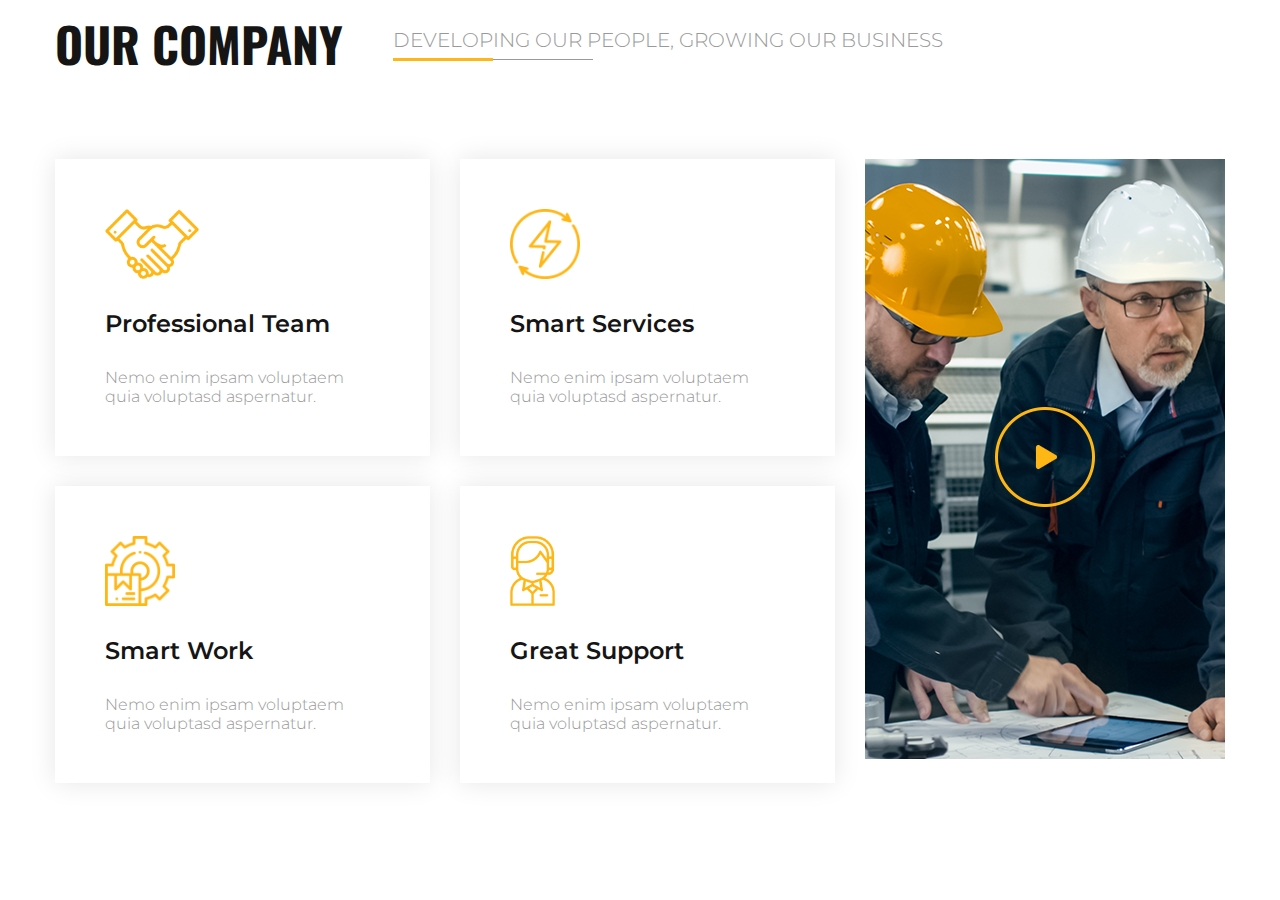
<file: company/index.html>
<!DOCTYPE html>
<html lang="en">
  <head>
    <meta charset="UTF-8" />
    <meta http-equiv="X-UA-Compatible" content="IE=edge" />
    <meta name="viewport" content="width=device-width, initial-scale=1.0" />
    <title>Document</title>
    <style>
      @import url("https://fonts.googleapis.com/css2?family=Montserrat:wght@300;600&family=Oswald:wght@700&display=swap");
      .company {
        display: -webkit-box;
        display: -ms-flexbox;
        display: flex;
        -webkit-box-orient: vertical;
        -webkit-box-direction: normal;
        -ms-flex-direction: column;
        flex-direction: column;
        gap: 80px;
        width: 1170px;
        margin: 0 auto;
      }

      .company .company-heading {
        display: -webkit-box;
        display: -ms-flexbox;
        display: flex;
        -webkit-box-align: center;
        -ms-flex-align: center;
        align-items: center;
        gap: 50px;
      }

      .company .company-heading .company-title {
        font-family: "Oswald", sans-serif;
        font-size: 48px;
        font-weight: 700;
        color: #151515;
        text-transform: uppercase;
        margin: 0;
      }

      .company .company-heading .company-subtitle {
        position: relative;
        font-family: "Montserrat", sans-serif;
        font-size: 20px;
        font-weight: 300;
        color: #999999;
        text-transform: uppercase;
        padding-bottom: 8px;
      }

      .company .company-heading .company-subtitle::before {
        position: absolute;
        left: 0;
        bottom: 0;
        content: "";
        height: 1px;
        width: 200px;
        background-color: #999999;
      }

      .company .company-heading .company-subtitle::after {
        position: absolute;
        left: 0;
        bottom: -1.5px;
        content: "";
        height: 3px;
        width: 100px;
        background-color: #ffb716;
      }

      .company .company-body {
        display: -webkit-box;
        display: -ms-flexbox;
        display: flex;
        gap: 30px;
      }

      .company .company-body .company-list {
        display: -ms-grid;
        display: grid;
        -ms-grid-columns: 1fr 1fr;
        grid-template-columns: 1fr 1fr;
        grid-gap: 30px;
      }

      .company .company-body .company-list .company-item {
        display: -webkit-box;
        display: -ms-flexbox;
        display: flex;
        -webkit-box-align: start;
        -ms-flex-align: start;
        align-items: flex-start;
        -webkit-box-orient: vertical;
        -webkit-box-direction: normal;
        -ms-flex-direction: column;
        flex-direction: column;
        gap: 30px;
        padding: 50px;
        -webkit-box-shadow: 0 0 25px rgba(0, 0, 0, 0.1);
        box-shadow: 0 0 25px rgba(0, 0, 0, 0.1);
        text-decoration: none;
      }

      .company .company-body .company-list .company-item .company-img {
        max-height: 70px;
      }

      .company .company-body .company-list .company-item .company-slogan {
        margin: 0;
        font-family: "Montserrat", sans-serif;
        font-size: 24px;
        font-weight: 600;
        color: #151515;
        text-transform: capitalize;
        -webkit-transition: all 1s;
        transition: all 1s;
      }

      .company .company-body .company-list .company-item .company-description {
        margin: 0;
        font-family: "Montserrat", sans-serif;
        font-size: 16px;
        font-weight: 300;
        color: #999999;
      }

      .company .company-body .company-list .company-item:hover .company-slogan {
        color: #ffb716;
      }

      .company .company-body .company-video {
        display: -webkit-box;
        display: -ms-flexbox;
        display: flex;
        max-width: 360px;
        max-height: 600px;
        position: relative;
      }

      .company .company-body .company-video .video-img {
        -o-object-fit: cover;
        object-fit: cover;
      }

      .company .company-body .company-video .video-play {
        position: absolute;
        top: 50%;
        left: 50%;
        -webkit-transform: translate(-50%, -50%);
        transform: translate(-50%, -50%);
      }

      .company .company-body .company-video .video-play .play-img {
        -webkit-transition: all 0.5s;
        transition: all 0.5s;
      }

      .company .company-body .company-video .video-play:hover .play-img {
        -webkit-transform: scale(1.1);
        transform: scale(1.1);
      }
    </style>
  </head>
  <body>
    <div class="company">
      <div class="company-heading">
        <h2 class="company-title">Our company</h2>
        <span class="company-subtitle"
          >Developing our people, growing our business</span
        >
      </div>
      <div class="company-body">
        <div class="company-list">
          <a class="company-item" href="">
            <img class="company-img" src="./images/company-1.png" alt="" />
            <h3 class="company-slogan">Professional team</h3>
            <p class="company-description">
              Nemo enim ipsam voluptaem quia voluptasd aspernatur.
            </p>
          </a>
          <a class="company-item" href="">
            <img class="company-img" src="./images/company-2.png" alt="" />
            <h3 class="company-slogan">Smart services</h3>
            <p class="company-description">
              Nemo enim ipsam voluptaem quia voluptasd aspernatur.
            </p>
          </a>
          <a class="company-item" href="">
            <img class="company-img" src="./images/company-3.png" alt="" />
            <h3 class="company-slogan">Smart work</h3>
            <p class="company-description">
              Nemo enim ipsam voluptaem quia voluptasd aspernatur.
            </p>
          </a>
          <a class="company-item" href="">
            <img class="company-img" src="./images/company-4.png" alt="" />
            <h3 class="company-slogan">Great support</h3>
            <p class="company-description">
              Nemo enim ipsam voluptaem quia voluptasd aspernatur.
            </p>
          </a>
        </div>
        <div class="company-video">
          <img class="video-img" src="./images/company-video.png" alt="" />
          <a class="video-play" href="">
            <img class="play-img" src="./images/company-play.png" alt="" />
          </a>
        </div>
      </div>
    </div>
  </body>
</html>
</file>
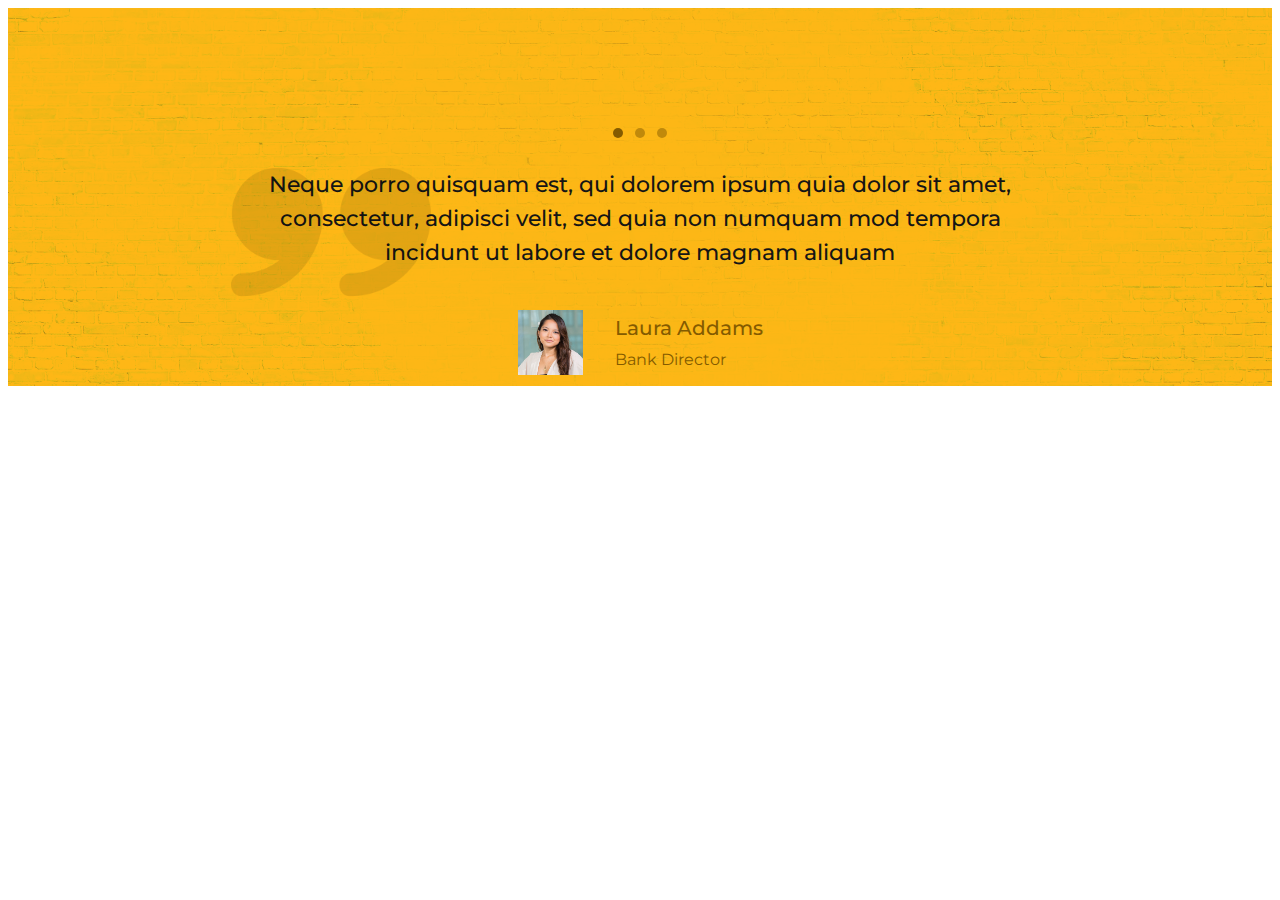
<file: feedback/index.html>
<!DOCTYPE html>
<html lang="en">
  <head>
    <meta charset="UTF-8" />
    <meta http-equiv="X-UA-Compatible" content="IE=edge" />
    <meta name="viewport" content="width=device-width, initial-scale=1.0" />
    <title>Document</title>
    <style>
      @import url("https://fonts.googleapis.com/css2?family=Montserrat:wght@400;500&display=swap");
      .feedback {
        background-image: url(./images/feedback-background.png);
        background-repeat: no-repeat;
        background-size: 100%;
        padding: 120px 0;
        display: -webkit-box;
        display: -ms-flexbox;
        display: flex;
        -webkit-box-pack: center;
        -ms-flex-pack: center;
        justify-content: center;
      }

      .feedback .feedback-container {
        display: -webkit-box;
        display: -ms-flexbox;
        display: flex;
        -webkit-box-orient: vertical;
        -webkit-box-direction: normal;
        -ms-flex-direction: column;
        flex-direction: column;
        gap: 30px;
        width: 1170px;
      }

      .feedback .feedback-container .feedback-dots {
        display: -webkit-box;
        display: -ms-flexbox;
        display: flex;
        -webkit-box-align: center;
        -ms-flex-align: center;
        align-items: center;
        -webkit-box-pack: center;
        -ms-flex-pack: center;
        justify-content: center;
        gap: 12px;
      }

      .feedback .feedback-container .feedback-dots .feedback-dot {
        min-width: 10px;
        height: 10px;
        border-radius: 50%;
        background-color: #845b00;
        opacity: 0.5;
        cursor: pointer;
      }

      .feedback .feedback-container .feedback-dots .feedback-dot:hover {
        opacity: 1;
      }

      .feedback .feedback-container .feedback-dots .feedback-dot-active {
        opacity: 1;
      }

      .feedback .feedback-container .feedback-wrapper {
        max-width: 1170px;
        overflow: hidden;
      }

      .feedback .feedback-container .feedback-wrapper .feedback-list {
        display: -webkit-box;
        display: -ms-flexbox;
        display: flex;
        -webkit-transition: all 0.8s;
        transition: all 0.8s;
      }

      .feedback
        .feedback-container
        .feedback-wrapper
        .feedback-list
        .feedback-item {
        min-width: 1170px;
        display: -webkit-box;
        display: -ms-flexbox;
        display: flex;
        -webkit-box-orient: vertical;
        -webkit-box-direction: normal;
        -ms-flex-direction: column;
        flex-direction: column;
        -webkit-box-align: center;
        -ms-flex-align: center;
        align-items: center;
        gap: 40px;
      }

      .feedback
        .feedback-container
        .feedback-wrapper
        .feedback-list
        .feedback-item
        .feedback-content {
        font-family: "Montserrat", sans-serif;
        color: #151515;
        font-weight: 500;
        font-size: 22px;
        line-height: 34px;
        margin: 0;
        width: 70%;
        text-align: center;
        position: relative;
      }

      .feedback
        .feedback-container
        .feedback-wrapper
        .feedback-list
        .feedback-item
        .feedback-content::before {
        content: "";
        background-image: url(./images/feedback-quotes.png);
        background-repeat: no-repeat;
        background-size: 100%;
        opacity: 0.1;
        height: 200px;
        width: 200px;
        position: absolute;
        top: -36px;
        left: 0;
      }

      .feedback
        .feedback-container
        .feedback-wrapper
        .feedback-list
        .feedback-item
        .feedback-guest {
        display: -webkit-box;
        display: -ms-flexbox;
        display: flex;
        -webkit-box-align: center;
        -ms-flex-align: center;
        align-items: center;
        gap: 32px;
      }

      .feedback
        .feedback-container
        .feedback-wrapper
        .feedback-list
        .feedback-item
        .feedback-guest
        .guest-avatar {
        width: 65px;
        height: 65px;
      }

      .feedback
        .feedback-container
        .feedback-wrapper
        .feedback-list
        .feedback-item
        .feedback-guest
        .guest-info {
        display: -webkit-box;
        display: -ms-flexbox;
        display: flex;
        -webkit-box-orient: vertical;
        -webkit-box-direction: normal;
        -ms-flex-direction: column;
        flex-direction: column;
        gap: 10px;
      }

      .feedback
        .feedback-container
        .feedback-wrapper
        .feedback-list
        .feedback-item
        .feedback-guest
        .guest-info
        .guest-name {
        font-family: "Montserrat", sans-serif;
        color: #845b00;
        font-weight: 500;
        font-size: 20px;
        text-transform: capitalize;
      }

      .feedback
        .feedback-container
        .feedback-wrapper
        .feedback-list
        .feedback-item
        .feedback-guest
        .guest-info
        .guest-job {
        font-family: "Montserrat", sans-serif;
        color: #845b00;
        font-weight: 400;
        font-size: 16px;
        text-transform: capitalize;
      }
    </style>
  </head>
  <body>
    <div class="feedback">
      <div class="feedback-container">
        <div class="feedback-dots">
          <span class="feedback-dot feedback-dot-active"></span>
          <span class="feedback-dot"></span>
          <span class="feedback-dot"></span>
        </div>
        <div class="feedback-wrapper">
          <div class="feedback-list">
            <div class="feedback-item">
              <p class="feedback-content">
                Neque porro quisquam est, qui dolorem ipsum quia dolor sit amet,
                consectetur, adipisci velit, sed quia non numquam mod tempora
                incidunt ut labore et dolore magnam aliquam
              </p>
              <div class="feedback-guest">
                <img
                  class="guest-avatar"
                  src="./images/feedback-avatar-1.jpg"
                  alt=""
                />
                <div class="guest-info">
                  <span class="guest-name">Laura Addams</span>
                  <span class="guest-job">Bank Director</span>
                </div>
              </div>
            </div>
            <div class="feedback-item">
              <p class="feedback-content">
                Neque porro quisquam est, qui dolorem ipsum quia dolor sit amet,
                consectetur, adipisci velit, sed quia non numquam mod tempora
                incidunt ut labore et dolore magnam aliquam
              </p>
              <div class="feedback-guest">
                <img
                  class="guest-avatar"
                  src="./images/feedback-avatar-2.jpg"
                  alt=""
                />
                <div class="guest-info">
                  <span class="guest-name">Math Addams</span>
                  <span class="guest-job">Lawyer</span>
                </div>
              </div>
            </div>
            <div class="feedback-item">
              <p class="feedback-content">
                Neque porro quisquam est, qui dolorem ipsum quia dolor sit amet,
                consectetur, adipisci velit, sed quia non numquam mod tempora
                incidunt ut labore et dolore magnam aliquam
              </p>
              <div class="feedback-guest">
                <img
                  class="guest-avatar"
                  src="./images/feedback-avatar-3.jpg"
                  alt=""
                />
                <div class="guest-info">
                  <span class="guest-name">James Oliver</span>
                  <span class="guest-job">Project Manager</span>
                </div>
              </div>
            </div>
          </div>
        </div>
      </div>
    </div>
    <script>
      const feedbackDots = document.querySelectorAll(".feedback-dot");
      const feedbackList = document.querySelector(".feedback-list");
      const feedbackContainer = document.querySelector(".feedback-container");
      let i = 0;
      feedbackSlide = feedbackList.onclick = () => {
        i++;
        feedbackDotCurrent = document.querySelector(
          ".feedback-dot.feedback-dot-active"
        );
        feedbackDotCurrent.classList.remove("feedback-dot-active");
        feedbackDotNext = feedbackDotCurrent.nextElementSibling;
        let positionX = i * -1170;
        if (feedbackDotNext == null) {
          i = 0;
          feedbackDots[0].classList.add("feedback-dot-active");
          feedbackList.removeAttribute("style");
        } else {
          feedbackDotNext.classList.add("feedback-dot-active");
          feedbackList.setAttribute(
            "style",
            `transform: translateX(${positionX}px)`
          );
        }
      };
      feedbackAuto = setInterval(feedbackSlide, 2000);
      feedbackContainer.onmouseover = () => {
        clearInterval(feedbackAuto);
        feedbackDots.forEach((feedbackDot, index) => {
          feedbackDot.onclick = function () {
            document
              .querySelector(".feedback-dot.feedback-dot-active")
              .classList.remove("feedback-dot-active");
            this.classList.add("feedback-dot-active");
            if (index > 0) {
              let positionX2 = index * -1170;
              feedbackList.setAttribute(
                "style",
                `transform: translateX(${positionX2}px)`
              );
            } else {
              feedbackList.removeAttribute("style");
            }
          };
        });
      };
      feedbackContainer.onmouseout = () => {
        feedbackAuto = setInterval(feedbackSlide, 2000);
      };
    </script>
  </body>
</html>
</file>
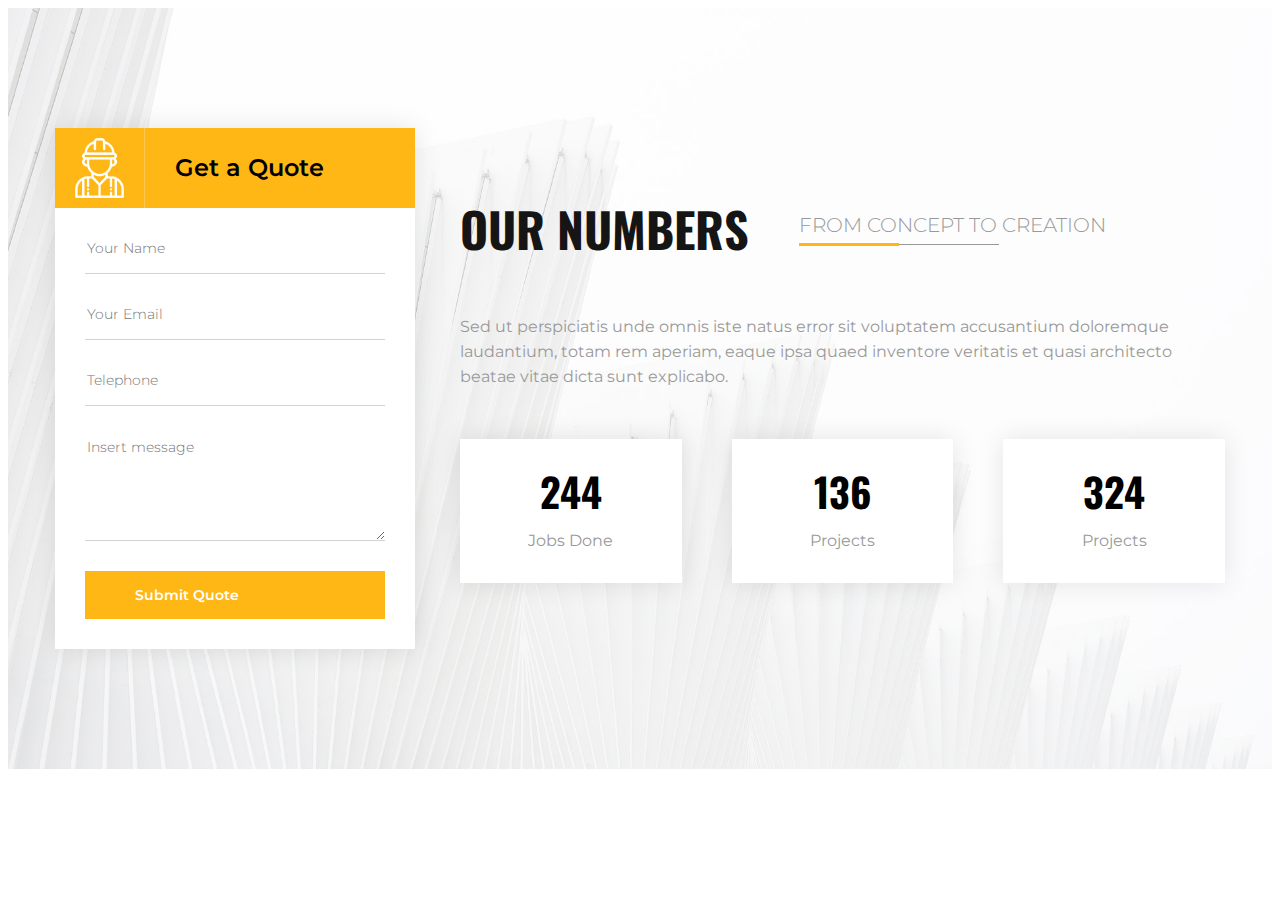
<file: get-a-quote-numbers/index.html>
<!DOCTYPE html>
<html lang="en">
  <head>
    <meta charset="UTF-8" />
    <meta http-equiv="X-UA-Compatible" content="IE=edge" />
    <meta name="viewport" content="width=device-width, initial-scale=1.0" />
    <title>Document</title>
    <style>
      @import url("https://fonts.googleapis.com/css2?family=Montserrat:wght@300;400;600&family=Oswald:wght@700&display=swap");
      .get-a-quote-numbers {
        background-image: url(./images/number-background.png);
        background-repeat: no-repeat;
        background-size: 100%;
        padding: 120px 0;
        display: -webkit-box;
        display: -ms-flexbox;
        display: flex;
        -webkit-box-pack: center;
        -ms-flex-pack: center;
        justify-content: center;
      }

      .get-a-quote-numbers .get-a-quote-numbers-container {
        display: -webkit-box;
        display: -ms-flexbox;
        display: flex;
        -webkit-box-align: center;
        -ms-flex-align: center;
        align-items: center;
        gap: 45px;
        width: 1170px;
      }

      .get-a-quote-numbers .get-a-quote-numbers-container .get-a-quote {
        display: -webkit-box;
        display: -ms-flexbox;
        display: flex;
        -webkit-box-orient: vertical;
        -webkit-box-direction: normal;
        -ms-flex-direction: column;
        flex-direction: column;
        min-width: 360px;
        -webkit-box-shadow: 0 0 25px rgba(0, 0, 0, 0.1);
        box-shadow: 0 0 25px rgba(0, 0, 0, 0.1);
      }

      .get-a-quote-numbers
        .get-a-quote-numbers-container
        .get-a-quote
        .quote-header {
        display: -webkit-box;
        display: -ms-flexbox;
        display: flex;
        -webkit-box-align: center;
        -ms-flex-align: center;
        align-items: center;
        background-color: #ffb716;
      }

      .get-a-quote-numbers
        .get-a-quote-numbers-container
        .get-a-quote
        .quote-header
        .quote-img {
        width: 90px;
        padding: 10px 20px;
        border-right: 1px solid #ffffff40;
        -webkit-box-sizing: border-box;
        box-sizing: border-box;
      }

      .get-a-quote-numbers
        .get-a-quote-numbers-container
        .get-a-quote
        .quote-header
        .quote-title {
        font-family: "Montserrat", sans-serif;
        font-size: 24px;
        font-weight: 600;
        margin: 0;
        padding-left: 30px;
      }

      .get-a-quote-numbers
        .get-a-quote-numbers-container
        .get-a-quote
        .quote-form {
        display: -webkit-box;
        display: -ms-flexbox;
        display: flex;
        -webkit-box-orient: vertical;
        -webkit-box-direction: normal;
        -ms-flex-direction: column;
        flex-direction: column;
        gap: 30px;
        background-color: #fff;
        padding: 30px;
      }

      .get-a-quote-numbers
        .get-a-quote-numbers-container
        .get-a-quote
        .quote-form
        .quote-input {
        border: none;
        border-bottom: 1px solid #15151530;
        font-family: "Montserrat", sans-serif;
        font-size: 14px;
        font-weight: 300;
        color: #151515;
        padding-bottom: 16px;
        outline: none;
        -webkit-transition: all 0.4s;
        transition: all 0.4s;
      }

      .get-a-quote-numbers
        .get-a-quote-numbers-container
        .get-a-quote
        .quote-form
        .quote-input:focus {
        border-color: #ffb716;
      }

      .get-a-quote-numbers
        .get-a-quote-numbers-container
        .get-a-quote
        .quote-form
        .quote-textarea {
        border: none;
        border-bottom: 1px solid #15151530;
        font-family: "Montserrat", sans-serif;
        font-size: 14px;
        font-weight: 300;
        color: #151515;
        height: 100px;
        outline: none;
        -webkit-transition: all 0.4s;
        transition: all 0.4s;
      }

      .get-a-quote-numbers
        .get-a-quote-numbers-container
        .get-a-quote
        .quote-form
        .quote-textarea:focus {
        border-color: #ffb716;
      }

      .get-a-quote-numbers
        .get-a-quote-numbers-container
        .get-a-quote
        .quote-form
        .quote-button {
        text-align: left;
        padding: 15px 0 15px 50px;
        background-color: #ffb716;
        font-family: "Montserrat", sans-serif;
        color: #ffffff;
        font-weight: 600;
        font-size: 14px;
        text-transform: capitalize;
        position: relative;
        -webkit-transition: all 0.3s;
        transition: all 0.3s;
        border: none;
        cursor: pointer;
      }

      .get-a-quote-numbers
        .get-a-quote-numbers-container
        .get-a-quote
        .quote-form
        .quote-button
        .quote-button-text {
        position: relative;
        z-index: 2;
      }

      .get-a-quote-numbers
        .get-a-quote-numbers-container
        .get-a-quote
        .quote-form
        .quote-button
        .quote-button-background {
        position: absolute;
        top: 0;
        left: 0;
        height: 100%;
        width: 0;
        background-color: #151515;
        z-index: -1;
        -webkit-transition: all 0.3s;
        transition: all 0.3s;
      }

      .get-a-quote-numbers
        .get-a-quote-numbers-container
        .get-a-quote
        .quote-form
        .quote-button:hover
        .quote-button-background {
        z-index: 1;
        width: 100%;
      }

      .get-a-quote-numbers .get-a-quote-numbers-container .numbers {
        display: -webkit-box;
        display: -ms-flexbox;
        display: flex;
        -webkit-box-orient: vertical;
        -webkit-box-direction: normal;
        -ms-flex-direction: column;
        flex-direction: column;
        gap: 50px;
      }

      .get-a-quote-numbers
        .get-a-quote-numbers-container
        .numbers
        .numbers-heading {
        display: -webkit-box;
        display: -ms-flexbox;
        display: flex;
        -webkit-box-align: center;
        -ms-flex-align: center;
        align-items: center;
        gap: 50px;
      }

      .get-a-quote-numbers
        .get-a-quote-numbers-container
        .numbers
        .numbers-heading
        .numbers-title {
        font-family: "Oswald", sans-serif;
        font-size: 48px;
        font-weight: 700;
        color: #151515;
        text-transform: uppercase;
        margin: 0;
      }

      .get-a-quote-numbers
        .get-a-quote-numbers-container
        .numbers
        .numbers-heading
        .numbers-subtitle {
        position: relative;
        font-family: "Montserrat", sans-serif;
        font-size: 20px;
        font-weight: 300;
        color: #999999;
        text-transform: uppercase;
        padding-bottom: 8px;
      }

      .get-a-quote-numbers
        .get-a-quote-numbers-container
        .numbers
        .numbers-heading
        .numbers-subtitle::before {
        position: absolute;
        left: 0;
        bottom: 0;
        content: "";
        height: 1px;
        width: 200px;
        background-color: #999999;
      }

      .get-a-quote-numbers
        .get-a-quote-numbers-container
        .numbers
        .numbers-heading
        .numbers-subtitle::after {
        position: absolute;
        left: 0;
        bottom: -1.5px;
        content: "";
        height: 3px;
        width: 100px;
        background-color: #ffb716;
      }

      .get-a-quote-numbers
        .get-a-quote-numbers-container
        .numbers
        .numbers-description {
        margin: 0;
        font-family: "Montserrat", sans-serif;
        font-size: 16px;
        font-weight: 400;
        line-height: 25px;
        color: #999999;
      }

      .get-a-quote-numbers
        .get-a-quote-numbers-container
        .numbers
        .numbers-count {
        display: -webkit-box;
        display: -ms-flexbox;
        display: flex;
        -webkit-box-align: center;
        -ms-flex-align: center;
        align-items: center;
        gap: 50px;
      }

      .get-a-quote-numbers
        .get-a-quote-numbers-container
        .numbers
        .numbers-count
        .count-item {
        -webkit-box-flex: 1;
        -ms-flex: 1;
        flex: 1;
        display: -webkit-box;
        display: -ms-flexbox;
        display: flex;
        -webkit-box-orient: vertical;
        -webkit-box-direction: normal;
        -ms-flex-direction: column;
        flex-direction: column;
        -webkit-box-align: center;
        -ms-flex-align: center;
        align-items: center;
        gap: 15px;
        padding: 30px 0;
        background-color: #fff;
        -webkit-box-shadow: 0 0 25px rgba(0, 0, 0, 0.1);
        box-shadow: 0 0 25px rgba(0, 0, 0, 0.1);
      }

      .get-a-quote-numbers
        .get-a-quote-numbers-container
        .numbers
        .numbers-count
        .count-item
        .count-number {
        font-family: "Oswald", sans-serif;
        font-size: 40px;
        font-weight: 700;
        line-height: 45px;
      }

      .get-a-quote-numbers
        .get-a-quote-numbers-container
        .numbers
        .numbers-count
        .count-item
        .count-feature {
        font-family: "Montserrat", sans-serif;
        font-size: 16px;
        font-weight: 400;
        line-height: 24px;
        color: #999999;
      }
    </style>
  </head>
  <body>
    <div class="get-a-quote-numbers">
      <div class="get-a-quote-numbers-container">
        <div class="get-a-quote">
          <div class="quote-header">
            <img class="quote-img" src="./images/number-worker.png" alt="" />
            <h3 class="quote-title">Get a Quote</h3>
          </div>
          <form class="quote-form" action="">
            <input class="quote-input" type="text" placeholder="Your Name" />
            <input class="quote-input" type="text" placeholder="Your Email" />
            <input class="quote-input" type="tel" placeholder="Telephone" />
            <textarea
              class="quote-textarea"
              placeholder="Insert message"
            ></textarea>
            <button class="quote-button" type="submit">
              <span class="quote-button-text">Submit quote</span>
              <span class="quote-button-background"></span>
            </button>
          </form>
        </div>
        <div class="numbers">
          <div class="numbers-heading">
            <h2 class="numbers-title">Our numbers</h2>
            <span class="numbers-subtitle">From concept to creation</span>
          </div>
          <p class="numbers-description">
            Sed ut perspiciatis unde omnis iste natus error sit voluptatem
            accusantium doloremque laudantium, totam rem aperiam, eaque ipsa
            quaed inventore veritatis et quasi architecto beatae vitae dicta
            sunt explicabo.
          </p>
          <div class="numbers-count">
            <div class="count-item">
              <span class="count-number">244</span>
              <span class="count-feature">Jobs Done</span>
            </div>
            <div class="count-item">
              <span class="count-number">136</span>
              <span class="count-feature">Projects</span>
            </div>
            <div class="count-item">
              <span class="count-number">324</span>
              <span class="count-feature">Projects</span>
            </div>
          </div>
        </div>
      </div>
    </div>
  </body>
</html>
</file>
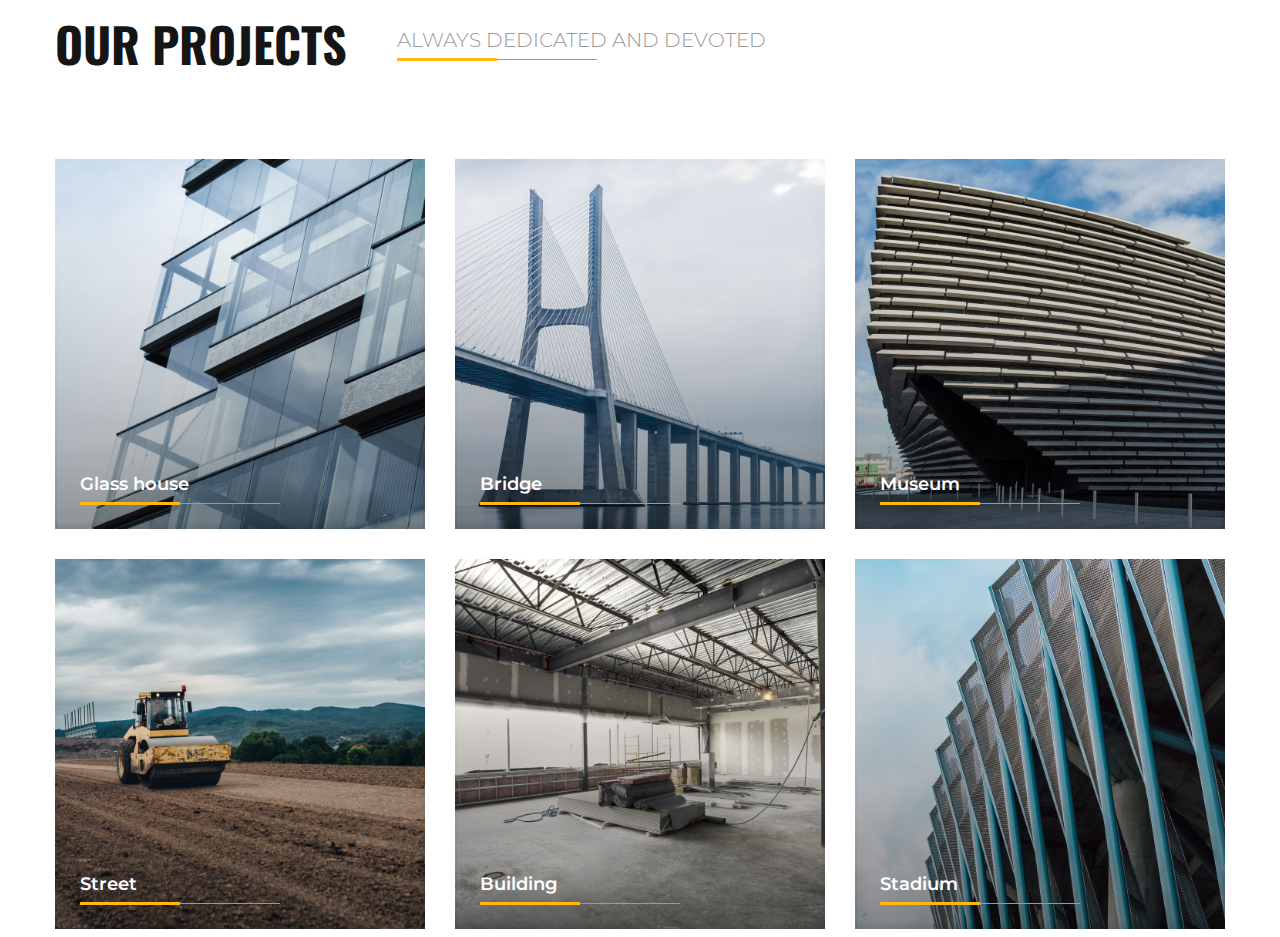
<file: projects/index.html>
<!DOCTYPE html>
<html lang="en">
  <head>
    <meta charset="UTF-8" />
    <meta http-equiv="X-UA-Compatible" content="IE=edge" />
    <meta name="viewport" content="width=device-width, initial-scale=1.0" />
    <title>Document</title>
    <style>
      @import url("https://fonts.googleapis.com/css2?family=Montserrat:wght@300;600&family=Oswald:wght@700&display=swap");
      .projects {
        display: -webkit-box;
        display: -ms-flexbox;
        display: flex;
        -webkit-box-orient: vertical;
        -webkit-box-direction: normal;
        -ms-flex-direction: column;
        flex-direction: column;
        gap: 80px;
        width: 1170px;
        margin: 0 auto;
      }

      .projects .projects-heading {
        display: -webkit-box;
        display: -ms-flexbox;
        display: flex;
        -webkit-box-align: center;
        -ms-flex-align: center;
        align-items: center;
        gap: 50px;
      }

      .projects .projects-heading .projects-title {
        font-family: "Oswald", sans-serif;
        font-size: 48px;
        font-weight: 700;
        color: #151515;
        text-transform: uppercase;
        margin: 0;
      }

      .projects .projects-heading .projects-subtitle {
        position: relative;
        font-family: "Montserrat", sans-serif;
        font-size: 20px;
        font-weight: 300;
        color: #999999;
        text-transform: uppercase;
        padding-bottom: 8px;
      }

      .projects .projects-heading .projects-subtitle::before {
        position: absolute;
        left: 0;
        bottom: 0;
        content: "";
        height: 1px;
        width: 200px;
        background-color: #999999;
      }

      .projects .projects-heading .projects-subtitle::after {
        position: absolute;
        left: 0;
        bottom: -1.5px;
        content: "";
        height: 3px;
        width: 100px;
        background-color: #ffb716;
      }

      .projects .projects-list {
        display: -ms-grid;
        display: grid;
        -ms-grid-columns: 1fr 1fr 1fr;
        grid-template-columns: 1fr 1fr 1fr;
        grid-gap: 30px;
      }

      .projects .projects-list .project-item {
        padding-top: 100%;
        position: relative;
      }

      .projects .projects-list .project-item .project-name {
        position: absolute;
        left: 25px;
        bottom: 25px;
        font-family: "Montserrat", sans-serif;
        font-size: 18px;
        font-weight: 600;
        color: #ffffff;
        margin: 0;
        padding-bottom: 8px;
        border-bottom: 1px solid #999999;
        width: 200px;
        -webkit-transition: all 0.5s;
        transition: all 0.5s;
        z-index: 2;
      }

      .projects .projects-list .project-item .project-name::after {
        position: absolute;
        left: 0;
        bottom: -2px;
        content: "";
        height: 3px;
        width: 50%;
        background-color: #ffb716;
      }

      .projects .projects-list .project-item .project-img {
        position: absolute;
        top: 0;
        left: 0;
        bottom: 0;
        right: 0;
        width: 100%;
      }

      .projects .projects-list .project-item:hover .project-name {
        -webkit-transform: rotateX(90deg);
        transform: rotateX(90deg);
        opacity: 0;
        visibility: hidden;
      }
    </style>
  </head>
  <body>
    <div class="projects">
      <div class="projects-heading">
        <h2 class="projects-title">Our projects</h2>
        <span class="projects-subtitle">Always dedicated and devoted</span>
      </div>
      <div class="projects-list">
        <a class="project-item" href="">
          <h3 class="project-name">Glass house</h3>
          <img class="project-img" src="./images/project-1.jpg" alt="" />
        </a>
        <a class="project-item" href="">
          <h3 class="project-name">Bridge</h3>
          <img class="project-img" src="./images/project-2.jpg" alt="" />
        </a>
        <a class="project-item" href="">
          <h3 class="project-name">Museum</h3>
          <img class="project-img" src="./images/project-3.jpg" alt="" />
        </a>
        <a class="project-item" href="">
          <h3 class="project-name">Street</h3>
          <img class="project-img" src="./images/project-4.jpg" alt="" />
        </a>
        <a class="project-item" href="">
          <h3 class="project-name">Building</h3>
          <img class="project-img" src="./images/project-5.jpg" alt="" />
        </a>
        <a class="project-item" href="">
          <h3 class="project-name">Stadium</h3>
          <img class="project-img" src="./images/project-6.jpg" alt="" />
        </a>
      </div>
    </div>
  </body>
</html>
</file>
